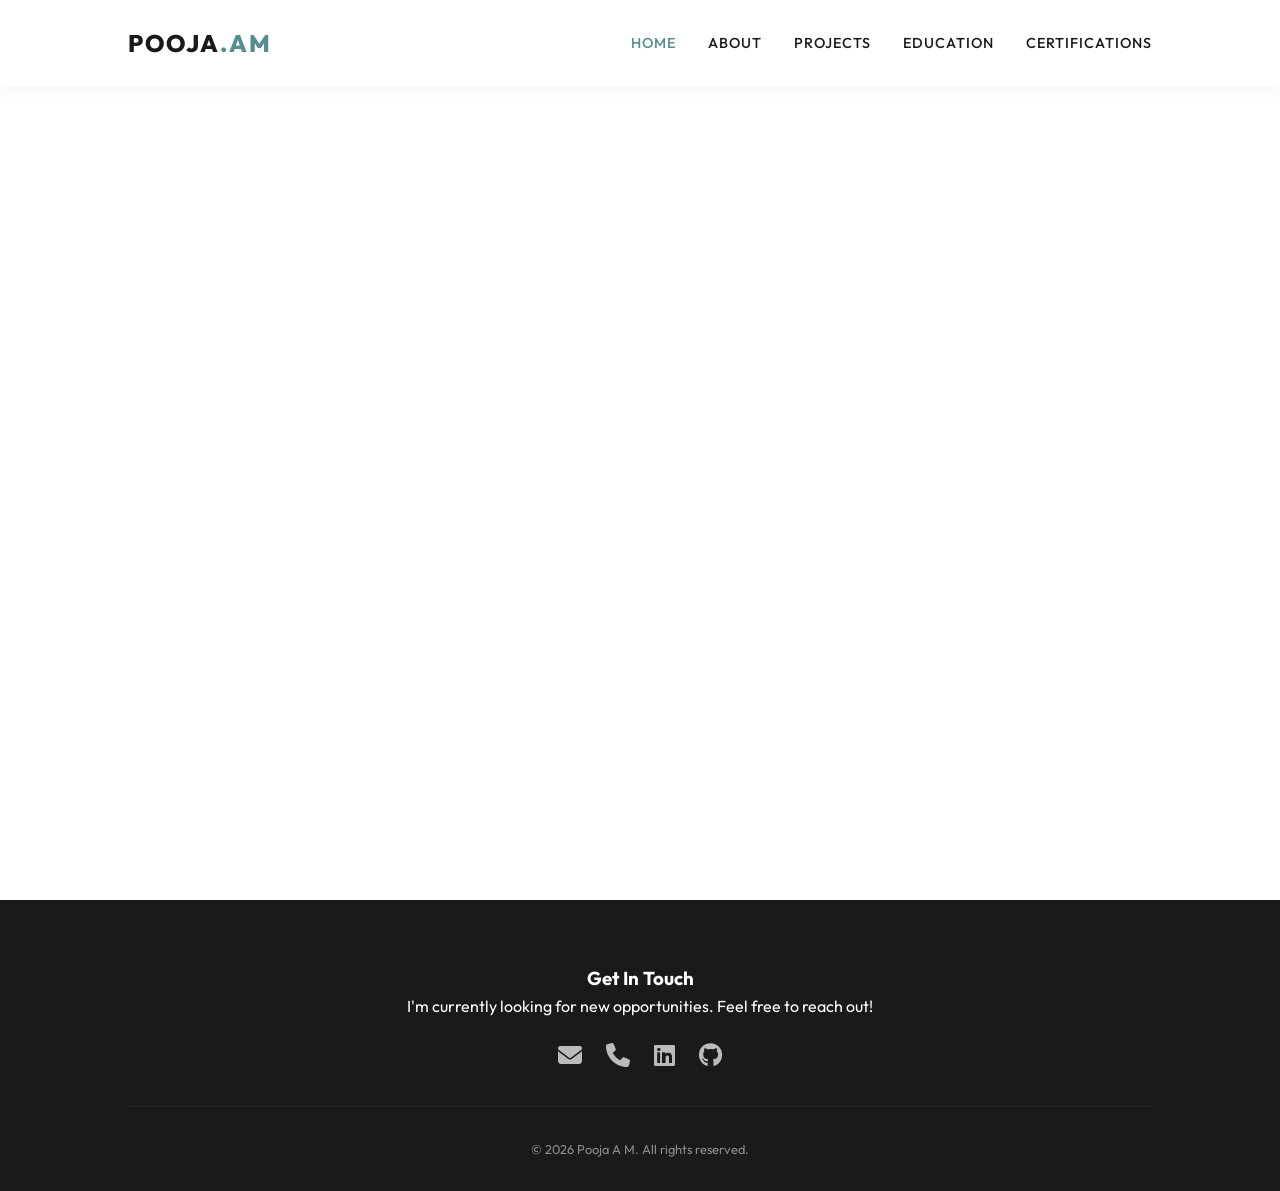
<file: index.html>
<!DOCTYPE html>
<html lang="en">
<head>
    <meta charset="UTF-8">
    <meta name="viewport" content="width=device-width, initial-scale=1.0">
    <title>Pooja A M | Professional Portfolio</title>
    <meta name="description" content="Professional portfolio of Pooja A M, a Bachelor of Computer Application student and aspiring developer.">
    <!-- Google Fonts -->
    <link rel="preconnect" href="https://fonts.googleapis.com">
    <link rel="preconnect" href="https://fonts.gstatic.com" crossorigin>
    <link href="https://fonts.googleapis.com/css2?family=Outfit:wght@300;400;600;800&display=swap" rel="stylesheet">
    <!-- Font Awesome -->
    <link rel="stylesheet" href="https://cdnjs.cloudflare.com/ajax/libs/font-awesome/6.4.0/css/all.min.css">
    <!-- Custom CSS -->
    <link rel="stylesheet" href="css/style.css">
    <style>
        .hero {
            display: flex;
            align-items: center;
            justify-content: space-between;
            gap: 4rem;
            padding-top: 150px;
        }
        
        .hero-content {
            flex: 1;
        }
        
        .hero-image {
            flex: 1;
            display: flex;
            justify-content: center;
            position: relative;
        }
        
        .image-container {
            width: 400px;
            height: 400px;
            border-radius: 30% 70% 70% 30% / 30% 30% 70% 70%;
            overflow: hidden;
            background: var(--primary-color);
            animation: morph 8s ease-in-out infinite;
            box-shadow: 0 20px 40px rgba(0,0,0,0.1);
        }
        
        @keyframes morph {
            0% { border-radius: 30% 70% 70% 30% / 30% 30% 70% 70%; }
            50% { border-radius: 70% 30% 30% 70% / 70% 70% 30% 30%; }
            100% { border-radius: 30% 70% 70% 30% / 30% 30% 70% 70%; }
        }
        
        .image-container img {
            width: 100%;
            height: 100%;
            object-fit: cover;
        }
        
        .greeting {
            color: var(--accent-color);
            font-weight: 600;
            font-size: 1.2rem;
            margin-bottom: 1rem;
            display: block;
        }
        
        .hero-content h1 {
            font-size: 4rem;
            margin-bottom: 1.5rem;
            color: var(--secondary-color);
        }
        
        .hero-content p {
            font-size: 1.1rem;
            color: var(--text-light);
            margin-bottom: 2.5rem;
            max-width: 500px;
        }
        
        .hero-btns {
            display: flex;
            gap: 1.5rem;
        }
        
        @media (max-width: 992px) {
            .hero {
                flex-direction: column-reverse;
                text-align: center;
                padding-top: 120px;
            }
            .hero-content p {
                margin: 0 auto 2.5rem;
            }
            .hero-btns {
                justify-content: center;
            }
            .image-container {
                width: 300px;
                height: 300px;
            }
            .hero-content h1 {
                font-size: 3rem;
            }
        }
    </style>
</head>
<body>

    <header>
        <div class="logo">POOJA<span>.AM</span></div>
        <nav>
            <ul>
                <li><a href="index.html" class="active">Home</a></li>
                <li><a href="about.html">About</a></li>
                <li><a href="projects.html">Projects</a></li>
                <li><a href="education.html">Education</a></li>
                <li><a href="certifications.html">Certifications</a></li>
            </ul>
        </nav>
    </header>

    <main>
        <section class="hero">
            <div class="hero-content reveal">
                <span class="greeting">Hello, I'm</span>
                <h1>Pooja A M</h1>
                <p>A passionate Bachelor of Computer Application student and aspiring developer committed to building impactful digital solutions.</p>
                <div class="hero-btns">
                    <a href="about.html" class="btn btn-primary">Learn More</a>
                    <a href="WhatsApp Image 2026-05-02 at 11.06.59 AM.jpeg" target="_blank" class="btn btn-outline">View Resume</a>
                </div>
            </div>
            <div class="hero-image reveal">
                <div class="image-container">
                    <!-- Using the original image name as the move command failed -->
                    <img src="WhatsApp Image 2026-05-02 at 11.07.00 AM.jpeg" alt="Pooja A M Profile Photo">
                </div>
            </div>
        </section>
    </main>

    <footer>
        <div class="footer-content">
            <h3>Get In Touch</h3>
            <p>I'm currently looking for new opportunities. Feel free to reach out!</p>
            <div class="social-links">
                <a href="mailto:Ojapo671@gmail.com" title="Email"><i class="fas fa-envelope"></i></a>
                <a href="tel:9986023360" title="Call"><i class="fas fa-phone"></i></a>
                <a href="#" title="LinkedIn"><i class="fab fa-linkedin"></i></a>
                <a href="#" title="GitHub"><i class="fab fa-github"></i></a>
            </div>
        </div>
        <div class="copyright">
            &copy; 2026 Pooja A M. All rights reserved.
        </div>
    </footer>

    <!-- GSAP for animations -->
    <script src="https://cdnjs.cloudflare.com/ajax/libs/gsap/3.12.2/gsap.min.js"></script>
    <script src="js/main.js"></script>
    <script>
        // Page specific animations
        gsap.from(".hero-content", { duration: 1, x: -100, opacity: 0, ease: "power4.out", delay: 0.5 });
        gsap.from(".hero-image", { duration: 1, x: 100, opacity: 0, ease: "power4.out", delay: 0.8 });
    </script>
</body>
</html>
</file>
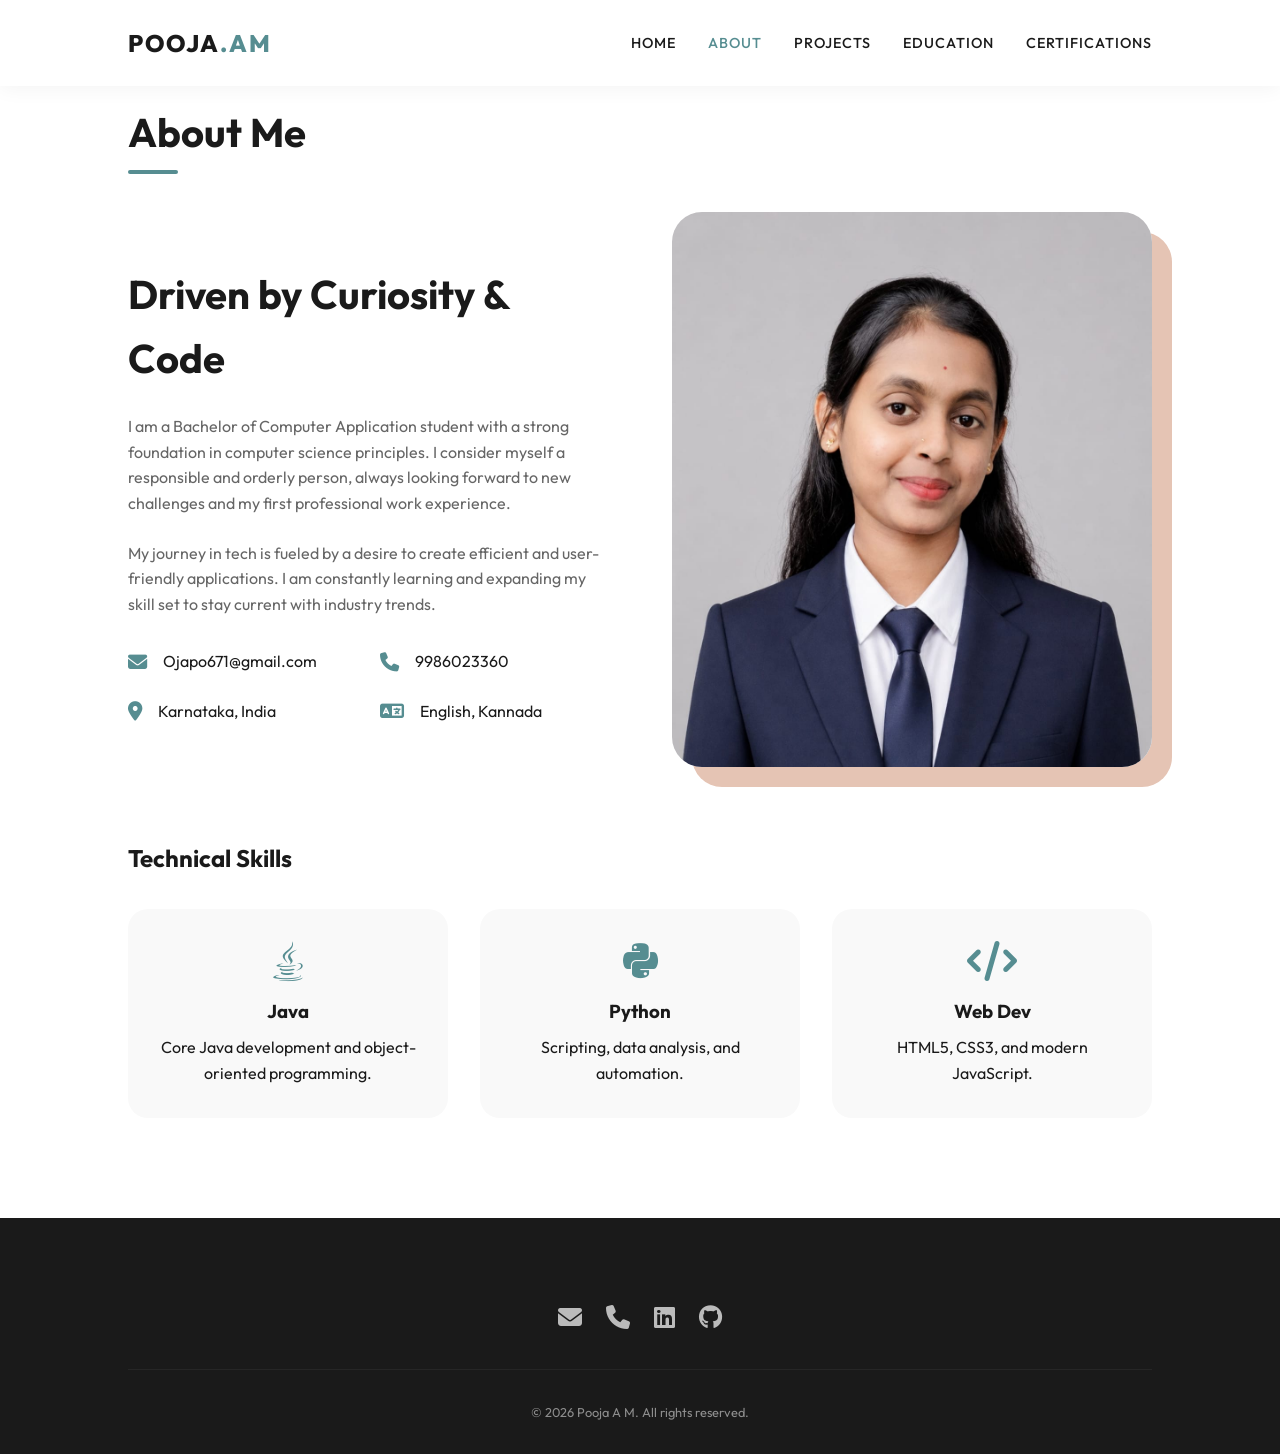
<file: about.html>
<!DOCTYPE html>
<html lang="en">
<head>
    <meta charset="UTF-8">
    <meta name="viewport" content="width=device-width, initial-scale=1.0">
    <title>About Me | Pooja A M</title>
    <link rel="preconnect" href="https://fonts.googleapis.com">
    <link rel="preconnect" href="https://fonts.gstatic.com" crossorigin>
    <link href="https://fonts.googleapis.com/css2?family=Outfit:wght@300;400;600;800&display=swap" rel="stylesheet">
    <link rel="stylesheet" href="https://cdnjs.cloudflare.com/ajax/libs/font-awesome/6.4.0/css/all.min.css">
    <link rel="stylesheet" href="css/style.css">
    <style>
        .about-grid {
            display: grid;
            grid-template-columns: 1fr 1fr;
            gap: 4rem;
            align-items: center;
        }
        
        .about-text h2 {
            font-size: 2.5rem;
            margin-bottom: 1.5rem;
            color: var(--secondary-color);
        }
        
        .about-text p {
            margin-bottom: 1.5rem;
            color: var(--text-light);
        }
        
        .info-list {
            margin-top: 2rem;
            display: grid;
            grid-template-columns: 1fr 1fr;
            gap: 1.5rem;
        }
        
        .info-item {
            display: flex;
            align-items: center;
            gap: 1rem;
        }
        
        .info-item i {
            color: var(--accent-color);
            font-size: 1.2rem;
        }
        
        .skills-section {
            margin-top: 4rem;
        }
        
        .skills-grid {
            display: grid;
            grid-template-columns: repeat(auto-fit, minmax(200px, 1fr));
            gap: 2rem;
        }
        
        .skill-card {
            background: var(--card-bg);
            padding: 2rem;
            border-radius: 20px;
            text-align: center;
            transition: var(--transition);
        }
        
        .skill-card:hover {
            transform: translateY(-10px);
            background: var(--primary-light);
        }
        
        .skill-card i {
            font-size: 2.5rem;
            color: var(--accent-color);
            margin-bottom: 1rem;
        }
        
        .skill-card h3 {
            margin-bottom: 0.5rem;
        }
        
        @media (max-width: 768px) {
            .about-grid {
                grid-template-columns: 1fr;
            }
            .info-list {
                grid-template-columns: 1fr;
            }
        }
    </style>
</head>
<body>

    <header>
        <div class="logo">POOJA<span>.AM</span></div>
        <nav>
            <ul>
                <li><a href="index.html">Home</a></li>
                <li><a href="about.html" class="active">About</a></li>
                <li><a href="projects.html">Projects</a></li>
                <li><a href="education.html">Education</a></li>
                <li><a href="certifications.html">Certifications</a></li>
            </ul>
        </nav>
    </header>

    <main>
        <section>
            <h1 class="section-title reveal">About Me</h1>
            <div class="about-grid">
                <div class="about-text reveal">
                    <h2>Driven by Curiosity & Code</h2>
                    <p>I am a Bachelor of Computer Application student with a strong foundation in computer science principles. I consider myself a responsible and orderly person, always looking forward to new challenges and my first professional work experience.</p>
                    <p>My journey in tech is fueled by a desire to create efficient and user-friendly applications. I am constantly learning and expanding my skill set to stay current with industry trends.</p>
                    
                    <div class="info-list">
                        <div class="info-item">
                            <i class="fas fa-envelope"></i>
                            <span>Ojapo671@gmail.com</span>
                        </div>
                        <div class="info-item">
                            <i class="fas fa-phone"></i>
                            <span>9986023360</span>
                        </div>
                        <div class="info-item">
                            <i class="fas fa-map-marker-alt"></i>
                            <span>Karnataka, India</span>
                        </div>
                        <div class="info-item">
                            <i class="fas fa-language"></i>
                            <span>English, Kannada</span>
                        </div>
                    </div>
                </div>
                <div class="about-image reveal">
                    <img src="WhatsApp Image 2026-05-02 at 11.07.00 AM.jpeg" alt="Pooja A M" style="width: 100%; border-radius: 30px; box-shadow: 20px 20px 0 var(--primary-color);">
                </div>
            </div>

            <div class="skills-section reveal">
                <h2 style="margin-bottom: 2rem;">Technical Skills</h2>
                <div class="skills-grid">
                    <div class="skill-card">
                        <i class="fab fa-java"></i>
                        <h3>Java</h3>
                        <p>Core Java development and object-oriented programming.</p>
                    </div>
                    <div class="skill-card">
                        <i class="fab fa-python"></i>
                        <h3>Python</h3>
                        <p>Scripting, data analysis, and automation.</p>
                    </div>
                    <div class="skill-card">
                        <i class="fas fa-code"></i>
                        <h3>Web Dev</h3>
                        <p>HTML5, CSS3, and modern JavaScript.</p>
                    </div>
                </div>
            </div>
        </section>
    </main>

    <footer>
        <div class="footer-content">
            <div class="social-links">
                <a href="mailto:Ojapo671@gmail.com"><i class="fas fa-envelope"></i></a>
                <a href="tel:9986023360"><i class="fas fa-phone"></i></a>
                <a href="#"><i class="fab fa-linkedin"></i></a>
                <a href="#"><i class="fab fa-github"></i></a>
            </div>
        </div>
        <div class="copyright">
            &copy; 2026 Pooja A M. All rights reserved.
        </div>
    </footer>

    <script src="js/main.js"></script>
</body>
</html>
</file>
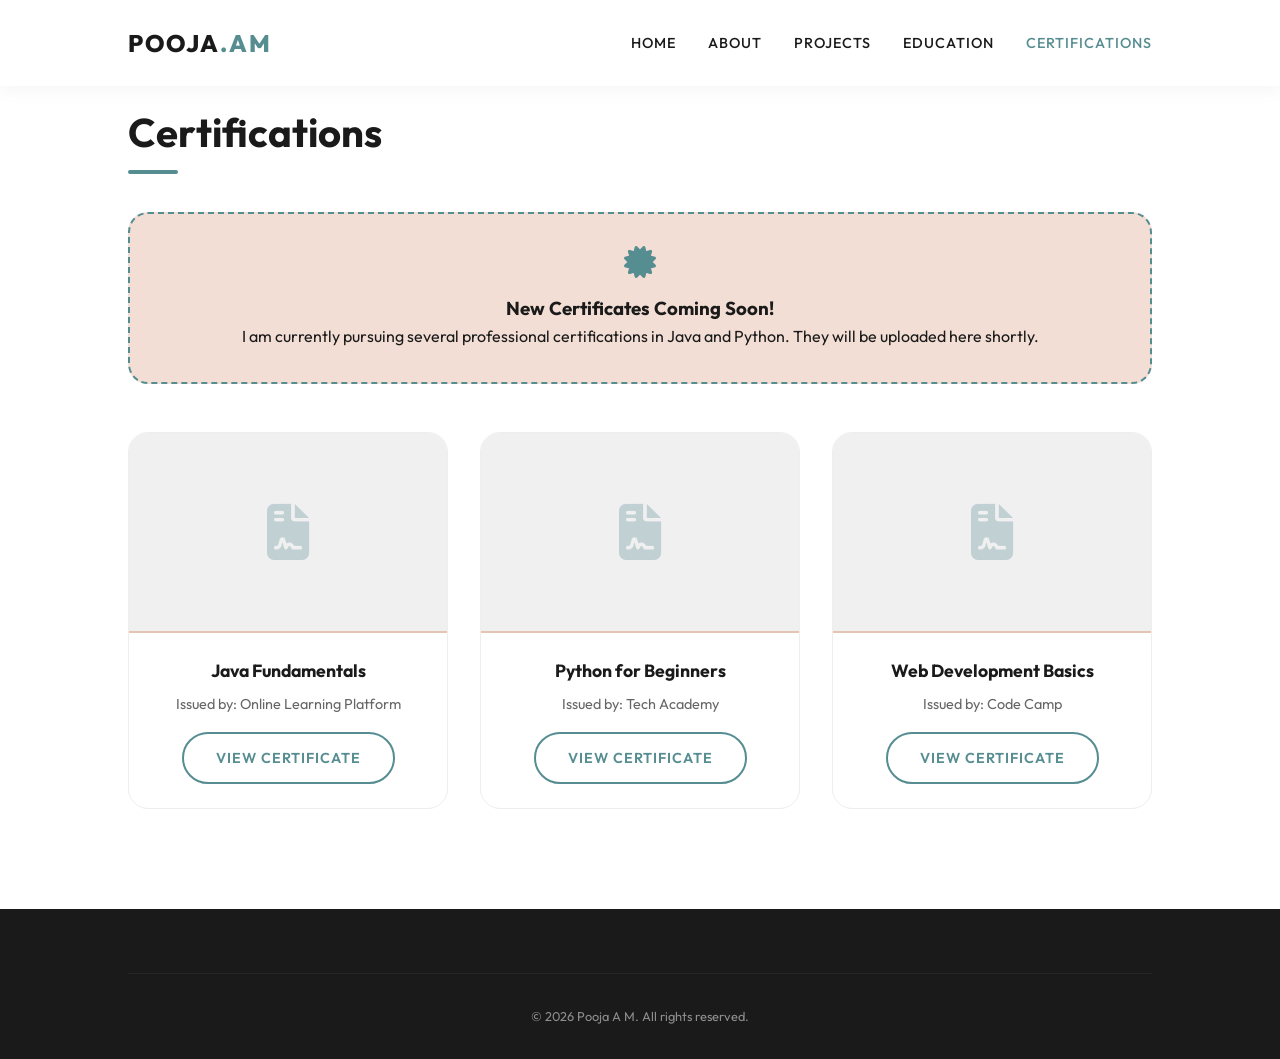
<file: certifications.html>
<!DOCTYPE html>
<html lang="en">
<head>
    <meta charset="UTF-8">
    <meta name="viewport" content="width=device-width, initial-scale=1.0">
    <title>Certifications | Pooja A M</title>
    <link rel="preconnect" href="https://fonts.googleapis.com">
    <link rel="preconnect" href="https://fonts.gstatic.com" crossorigin>
    <link href="https://fonts.googleapis.com/css2?family=Outfit:wght@300;400;600;800&display=swap" rel="stylesheet">
    <link rel="stylesheet" href="https://cdnjs.cloudflare.com/ajax/libs/font-awesome/6.4.0/css/all.min.css">
    <link rel="stylesheet" href="css/style.css">
    <style>
        .cert-grid {
            display: grid;
            grid-template-columns: repeat(auto-fill, minmax(300px, 1fr));
            gap: 2rem;
        }
        
        .cert-card {
            background: white;
            border-radius: 20px;
            overflow: hidden;
            border: 1px solid #eee;
            transition: var(--transition);
        }
        
        .cert-card:hover {
            transform: translateY(-10px) rotate(1deg);
            box-shadow: 0 15px 30px rgba(0,0,0,0.08);
        }
        
        .cert-preview {
            height: 200px;
            background: #f0f0f0;
            display: flex;
            align-items: center;
            justify-content: center;
            border-bottom: 2px solid var(--primary-color);
        }
        
        .cert-preview i {
            font-size: 3.5rem;
            color: var(--accent-color);
            opacity: 0.3;
        }
        
        .cert-details {
            padding: 1.5rem;
            text-align: center;
        }
        
        .cert-details h3 {
            font-size: 1.1rem;
            margin-bottom: 0.5rem;
        }
        
        .cert-details p {
            font-size: 0.9rem;
            color: var(--text-light);
            margin-bottom: 1rem;
        }
        
        .placeholder-note {
            background: var(--primary-light);
            padding: 2rem;
            border-radius: 20px;
            text-align: center;
            margin-bottom: 3rem;
            border: 2px dashed var(--accent-color);
        }
        
        .placeholder-note i {
            font-size: 2rem;
            color: var(--accent-color);
            margin-bottom: 1rem;
        }
    </style>
</head>
<body>

    <header>
        <div class="logo">POOJA<span>.AM</span></div>
        <nav>
            <ul>
                <li><a href="index.html">Home</a></li>
                <li><a href="about.html">About</a></li>
                <li><a href="projects.html">Projects</a></li>
                <li><a href="education.html">Education</a></li>
                <li><a href="certifications.html" class="active">Certifications</a></li>
            </ul>
        </nav>
    </header>

    <main>
        <section>
            <h1 class="section-title reveal">Certifications</h1>
            
            <div class="placeholder-note reveal">
                <i class="fas fa-certificate"></i>
                <h3>New Certificates Coming Soon!</h3>
                <p>I am currently pursuing several professional certifications in Java and Python. They will be uploaded here shortly.</p>
            </div>

            <div class="cert-grid">
                <!-- Cert 1 -->
                <div class="cert-card reveal">
                    <div class="cert-preview">
                        <i class="fas fa-file-contract"></i>
                    </div>
                    <div class="cert-details">
                        <h3>Java Fundamentals</h3>
                        <p>Issued by: Online Learning Platform</p>
                        <a href="#" class="btn btn-outline btn-small">View Certificate</a>
                    </div>
                </div>

                <!-- Cert 2 -->
                <div class="cert-card reveal">
                    <div class="cert-preview">
                        <i class="fas fa-file-contract"></i>
                    </div>
                    <div class="cert-details">
                        <h3>Python for Beginners</h3>
                        <p>Issued by: Tech Academy</p>
                        <a href="#" class="btn btn-outline btn-small">View Certificate</a>
                    </div>
                </div>

                <!-- Cert 3 -->
                <div class="cert-card reveal">
                    <div class="cert-preview">
                        <i class="fas fa-file-contract"></i>
                    </div>
                    <div class="cert-details">
                        <h3>Web Development Basics</h3>
                        <p>Issued by: Code Camp</p>
                        <a href="#" class="btn btn-outline btn-small">View Certificate</a>
                    </div>
                </div>
            </div>
        </section>
    </main>

    <footer>
        <div class="copyright">
            &copy; 2026 Pooja A M. All rights reserved.
        </div>
    </footer>

    <script src="js/main.js"></script>
</body>
</html>
</file>
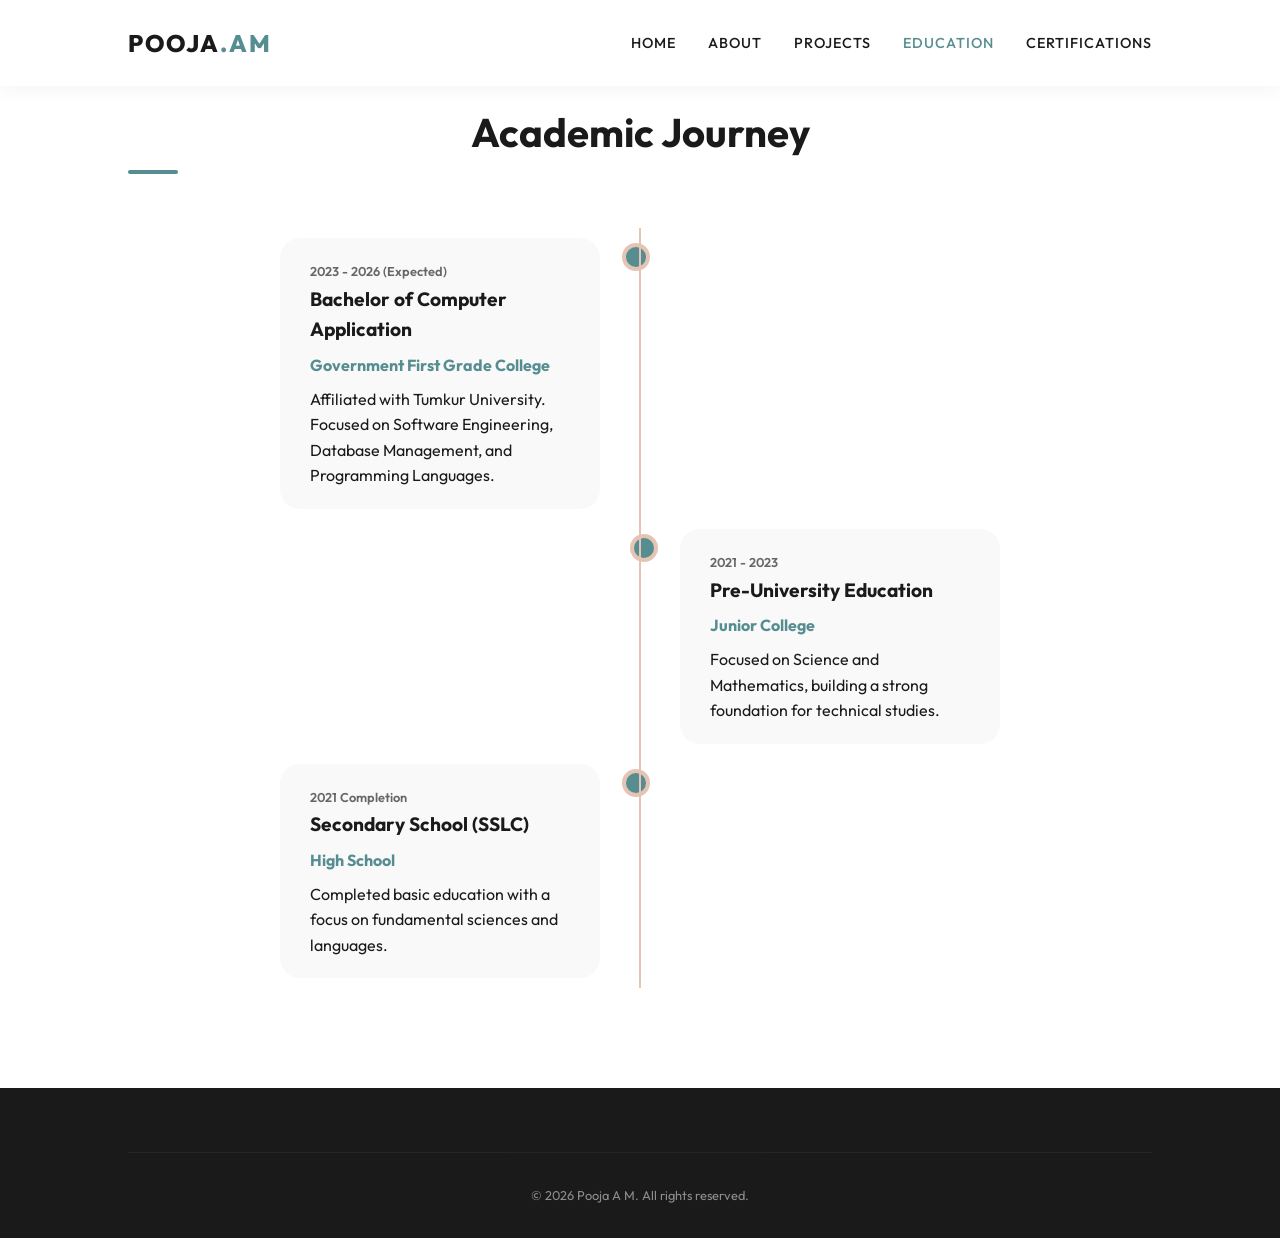
<file: education.html>
<!DOCTYPE html>
<html lang="en">
<head>
    <meta charset="UTF-8">
    <meta name="viewport" content="width=device-width, initial-scale=1.0">
    <title>Education | Pooja A M</title>
    <link rel="preconnect" href="https://fonts.googleapis.com">
    <link rel="preconnect" href="https://fonts.gstatic.com" crossorigin>
    <link href="https://fonts.googleapis.com/css2?family=Outfit:wght@300;400;600;800&display=swap" rel="stylesheet">
    <link rel="stylesheet" href="https://cdnjs.cloudflare.com/ajax/libs/font-awesome/6.4.0/css/all.min.css">
    <link rel="stylesheet" href="css/style.css">
    <style>
        .timeline {
            position: relative;
            max-width: 800px;
            margin: 0 auto;
        }
        
        .timeline::after {
            content: '';
            position: absolute;
            width: 2px;
            background: var(--primary-color);
            top: 0;
            bottom: 0;
            left: 50%;
            margin-left: -1px;
        }
        
        .container {
            padding: 10px 40px;
            position: relative;
            background-color: inherit;
            width: 50%;
        }
        
        .container::after {
            content: '';
            position: absolute;
            width: 20px;
            height: 20px;
            right: -10px;
            background-color: var(--accent-color);
            border: 4px solid var(--primary-color);
            top: 15px;
            border-radius: 50%;
            z-index: 1;
        }
        
        .left {
            left: 0;
        }
        
        .right {
            left: 50%;
        }
        
        .right::after {
            left: -10px;
        }
        
        .content {
            padding: 20px 30px;
            background-color: var(--card-bg);
            position: relative;
            border-radius: 20px;
            transition: var(--transition);
        }
        
        .content:hover {
            transform: scale(1.05);
            background: var(--primary-light);
        }
        
        .content h2 {
            font-size: 1.2rem;
            color: var(--secondary-color);
            margin-bottom: 0.5rem;
        }
        
        .content h3 {
            font-size: 1rem;
            color: var(--accent-color);
            margin-bottom: 0.5rem;
        }
        
        .content span {
            font-size: 0.8rem;
            color: var(--text-light);
            font-weight: 600;
        }

        @media screen and (max-width: 600px) {
            .timeline::after {
                left: 31px;
            }
            .container {
                width: 100%;
                padding-left: 70px;
                padding-right: 25px;
            }
            .container::after {
                left: 21px;
            }
            .right {
                left: 0%;
            }
        }
    </style>
</head>
<body>

    <header>
        <div class="logo">POOJA<span>.AM</span></div>
        <nav>
            <ul>
                <li><a href="index.html">Home</a></li>
                <li><a href="about.html">About</a></li>
                <li><a href="projects.html">Projects</a></li>
                <li><a href="education.html" class="active">Education</a></li>
                <li><a href="certifications.html">Certifications</a></li>
            </ul>
        </nav>
    </header>

    <main>
        <section>
            <h1 class="section-title reveal" style="display: block; text-align: center; margin-bottom: 4rem;">Academic Journey</h1>
            
            <div class="timeline">
                <div class="container left reveal">
                    <div class="content">
                        <span>2023 - 2026 (Expected)</span>
                        <h2>Bachelor of Computer Application</h2>
                        <h3>Government First Grade College</h3>
                        <p>Affiliated with Tumkur University. Focused on Software Engineering, Database Management, and Programming Languages.</p>
                    </div>
                </div>
                
                <div class="container right reveal">
                    <div class="content">
                        <span>2021 - 2023</span>
                        <h2>Pre-University Education</h2>
                        <h3>Junior College</h3>
                        <p>Focused on Science and Mathematics, building a strong foundation for technical studies.</p>
                    </div>
                </div>

                <div class="container left reveal">
                    <div class="content">
                        <span>2021 Completion</span>
                        <h2>Secondary School (SSLC)</h2>
                        <h3>High School</h3>
                        <p>Completed basic education with a focus on fundamental sciences and languages.</p>
                    </div>
                </div>
            </div>
        </section>
    </main>

    <footer>
        <div class="copyright">
            &copy; 2026 Pooja A M. All rights reserved.
        </div>
    </footer>

    <script src="js/main.js"></script>
</body>
</html>
</file>
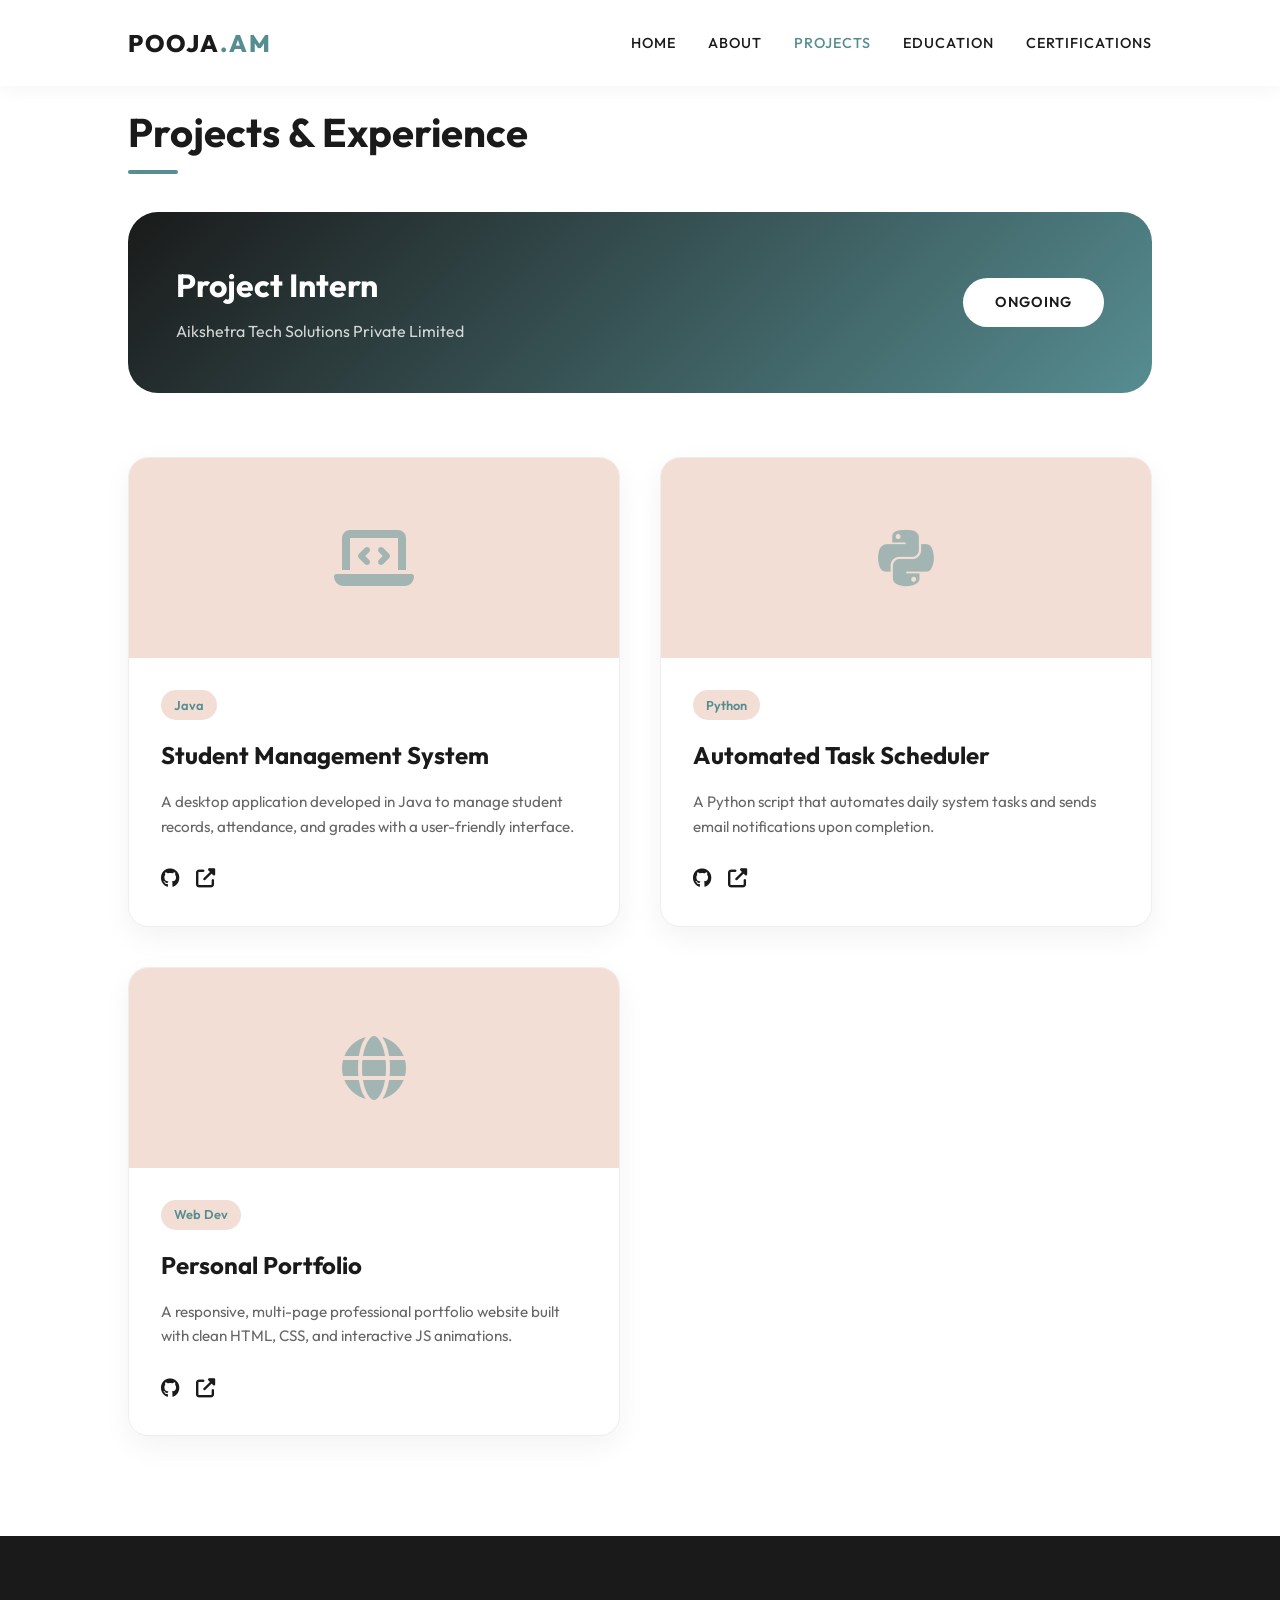
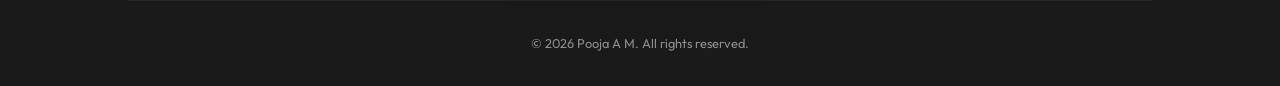
<file: projects.html>
<!DOCTYPE html>
<html lang="en">
<head>
    <meta charset="UTF-8">
    <meta name="viewport" content="width=device-width, initial-scale=1.0">
    <title>Projects | Pooja A M</title>
    <link rel="preconnect" href="https://fonts.googleapis.com">
    <link rel="preconnect" href="https://fonts.gstatic.com" crossorigin>
    <link href="https://fonts.googleapis.com/css2?family=Outfit:wght@300;400;600;800&display=swap" rel="stylesheet">
    <link rel="stylesheet" href="https://cdnjs.cloudflare.com/ajax/libs/font-awesome/6.4.0/css/all.min.css">
    <link rel="stylesheet" href="css/style.css">
    <style>
        .projects-grid {
            display: grid;
            grid-template-columns: repeat(auto-fill, minmax(350px, 1fr));
            gap: 2.5rem;
        }
        
        .project-card {
            background: white;
            border-radius: 20px;
            overflow: hidden;
            box-shadow: 0 10px 30px rgba(0,0,0,0.05);
            transition: var(--transition);
            border: 1px solid #eee;
        }
        
        .project-card:hover {
            transform: translateY(-10px);
            box-shadow: 0 20px 40px rgba(0,0,0,0.1);
        }
        
        .project-img {
            height: 200px;
            background: var(--primary-light);
            display: flex;
            align-items: center;
            justify-content: center;
            position: relative;
        }
        
        .project-img i {
            font-size: 4rem;
            color: var(--accent-color);
            opacity: 0.5;
        }
        
        .project-info {
            padding: 2rem;
        }
        
        .project-tag {
            background: var(--primary-light);
            color: var(--accent-color);
            padding: 0.3rem 0.8rem;
            border-radius: 50px;
            font-size: 0.8rem;
            font-weight: 600;
            margin-bottom: 1rem;
            display: inline-block;
        }
        
        .project-info h3 {
            margin-bottom: 1rem;
            font-size: 1.5rem;
        }
        
        .project-info p {
            color: var(--text-light);
            font-size: 0.95rem;
            margin-bottom: 1.5rem;
        }
        
        .project-links {
            display: flex;
            gap: 1rem;
        }
        
        .project-links a {
            font-size: 1.2rem;
            color: var(--secondary-color);
        }
        
        .project-links a:hover {
            color: var(--accent-color);
        }
        
        .internship-banner {
            background: linear-gradient(135deg, var(--secondary-color), var(--accent-color));
            color: white;
            padding: 3rem;
            border-radius: 30px;
            margin-bottom: 4rem;
            display: flex;
            justify-content: space-between;
            align-items: center;
        }
        
        .internship-banner h2 {
            font-size: 2rem;
            margin-bottom: 0.5rem;
        }
        
        .internship-banner p {
            opacity: 0.8;
        }
        
        @media (max-width: 768px) {
            .internship-banner {
                flex-direction: column;
                text-align: center;
                gap: 2rem;
            }
        }
    </style>
</head>
<body>

    <header>
        <div class="logo">POOJA<span>.AM</span></div>
        <nav>
            <ul>
                <li><a href="index.html">Home</a></li>
                <li><a href="about.html">About</a></li>
                <li><a href="projects.html" class="active">Projects</a></li>
                <li><a href="education.html">Education</a></li>
                <li><a href="certifications.html">Certifications</a></li>
            </ul>
        </nav>
    </header>

    <main>
        <section>
            <h1 class="section-title reveal">Projects & Experience</h1>
            
            <div class="internship-banner reveal">
                <div>
                    <h2>Project Intern</h2>
                    <p>Aikshetra Tech Solutions Private Limited</p>
                </div>
                <div class="btn btn-primary" style="background: white; color: var(--secondary-color);">Ongoing</div>
            </div>

            <div class="projects-grid">
                <!-- Project 1 -->
                <div class="project-card reveal">
                    <div class="project-img">
                        <i class="fas fa-laptop-code"></i>
                    </div>
                    <div class="project-info">
                        <span class="project-tag">Java</span>
                        <h3>Student Management System</h3>
                        <p>A desktop application developed in Java to manage student records, attendance, and grades with a user-friendly interface.</p>
                        <div class="project-links">
                            <a href="#"><i class="fab fa-github"></i></a>
                            <a href="#"><i class="fas fa-external-link-alt"></i></a>
                        </div>
                    </div>
                </div>

                <!-- Project 2 -->
                <div class="project-card reveal">
                    <div class="project-img">
                        <i class="fab fa-python"></i>
                    </div>
                    <div class="project-info">
                        <span class="project-tag">Python</span>
                        <h3>Automated Task Scheduler</h3>
                        <p>A Python script that automates daily system tasks and sends email notifications upon completion.</p>
                        <div class="project-links">
                            <a href="#"><i class="fab fa-github"></i></a>
                            <a href="#"><i class="fas fa-external-link-alt"></i></a>
                        </div>
                    </div>
                </div>

                <!-- Project 3 -->
                <div class="project-card reveal">
                    <div class="project-img">
                        <i class="fas fa-globe"></i>
                    </div>
                    <div class="project-info">
                        <span class="project-tag">Web Dev</span>
                        <h3>Personal Portfolio</h3>
                        <p>A responsive, multi-page professional portfolio website built with clean HTML, CSS, and interactive JS animations.</p>
                        <div class="project-links">
                            <a href="#"><i class="fab fa-github"></i></a>
                            <a href="#"><i class="fas fa-external-link-alt"></i></a>
                        </div>
                    </div>
                </div>
            </div>
        </section>
    </main>

    <footer>
        <div class="copyright">
            &copy; 2026 Pooja A M. All rights reserved.
        </div>
    </footer>

    <script src="js/main.js"></script>
</body>
</html>
</file>
<file: css/style.css>
:root {
    /* Color Palette */
    --primary-color: #E5C4B4; /* Peach */
    --primary-light: #F2DED4;
    --secondary-color: #1A1A1A; /* Dark Grey */
    --accent-color: #568D91; /* Teal */
    --accent-light: #7AAFB4;
    --text-color: #333333;
    --text-light: #666666;
    --bg-color: #FFFFFF;
    --card-bg: #F9F9F9;
    
    /* Typography */
    --font-main: 'Outfit', sans-serif;
    --transition: all 0.3s ease;
}

* {
    margin: 0;
    padding: 0;
    box-sizing: border-box;
}

body {
    font-family: var(--font-main);
    background-color: var(--bg-color);
    color: var(--secondary-color);
    line-height: 1.6;
    overflow-x: hidden;
}

a {
    text-decoration: none;
    color: inherit;
    transition: var(--transition);
}

ul {
    list-style: none;
}

/* Glassmorphism Header */
header {
    position: fixed;
    top: 0;
    width: 100%;
    padding: 1.5rem 10%;
    display: flex;
    justify-content: space-between;
    align-items: center;
    z-index: 1000;
    background: rgba(255, 255, 255, 0.8);
    backdrop-filter: blur(10px);
    box-shadow: 0 2px 20px rgba(0, 0, 0, 0.05);
}

.logo {
    font-size: 1.5rem;
    font-weight: 800;
    letter-spacing: 2px;
    color: var(--secondary-color);
}

.logo span {
    color: var(--accent-color);
}

nav ul {
    display: flex;
    gap: 2rem;
}

nav ul li a {
    font-weight: 500;
    font-size: 0.9rem;
    text-transform: uppercase;
    letter-spacing: 1px;
}

nav ul li a:hover, nav ul li a.active {
    color: var(--accent-color);
}

/* Sections */
section {
    padding: 100px 10%;
    min-height: 100vh;
}

.section-title {
    font-size: 2.5rem;
    margin-bottom: 3rem;
    position: relative;
    display: inline-block;
}

.section-title::after {
    content: '';
    position: absolute;
    bottom: -10px;
    left: 0;
    width: 50px;
    height: 4px;
    background-color: var(--accent-color);
    border-radius: 2px;
}

/* Buttons */
.btn {
    display: inline-block;
    padding: 0.8rem 2rem;
    border-radius: 50px;
    font-weight: 600;
    cursor: pointer;
    transition: var(--transition);
    border: none;
    font-size: 0.9rem;
    text-transform: uppercase;
    letter-spacing: 1px;
}

.btn-primary {
    background-color: var(--accent-color);
    color: white;
}

.btn-primary:hover {
    background-color: var(--secondary-color);
    transform: translateY(-3px);
    box-shadow: 0 10px 20px rgba(0,0,0,0.1);
}

.btn-outline {
    background-color: transparent;
    border: 2px solid var(--accent-color);
    color: var(--accent-color);
}

.btn-outline:hover {
    background-color: var(--accent-color);
    color: white;
}

/* Footer */
footer {
    background-color: var(--secondary-color);
    color: white;
    padding: 4rem 10% 2rem;
    text-align: center;
}

.footer-content {
    margin-bottom: 2rem;
}

.social-links {
    display: flex;
    justify-content: center;
    gap: 1.5rem;
    margin-top: 1rem;
}

.social-links a {
    font-size: 1.5rem;
    opacity: 0.7;
}

.social-links a:hover {
    opacity: 1;
    color: var(--primary-color);
}

.copyright {
    font-size: 0.8rem;
    opacity: 0.5;
    border-top: 1px solid rgba(255,255,255,0.1);
    padding-top: 2rem;
}

/* Animations */
.reveal {
    opacity: 0;
    transform: translateY(30px);
}

@media (max-width: 768px) {
    header {
        padding: 1rem 5%;
    }
    
    nav ul {
        display: none; /* Mobile menu logic later */
    }
    
    section {
        padding: 80px 5%;
    }
}
</file>
